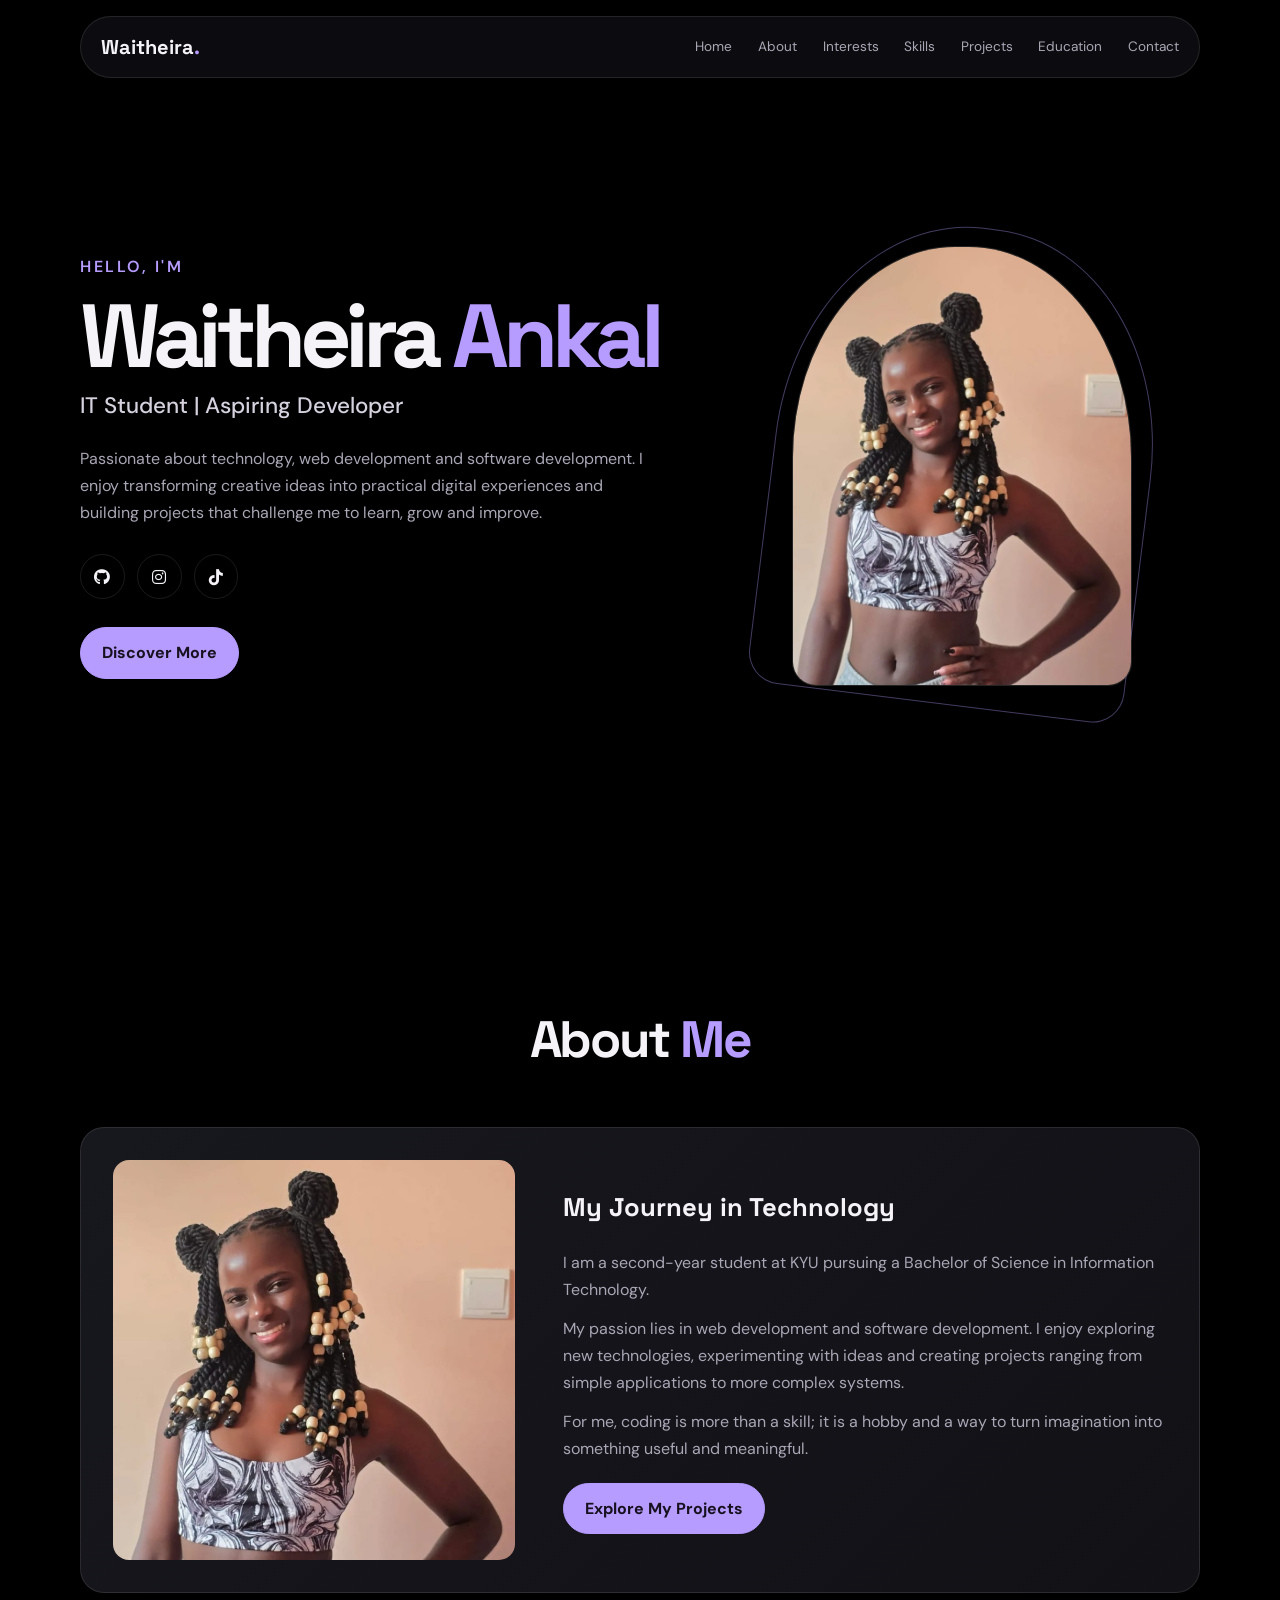
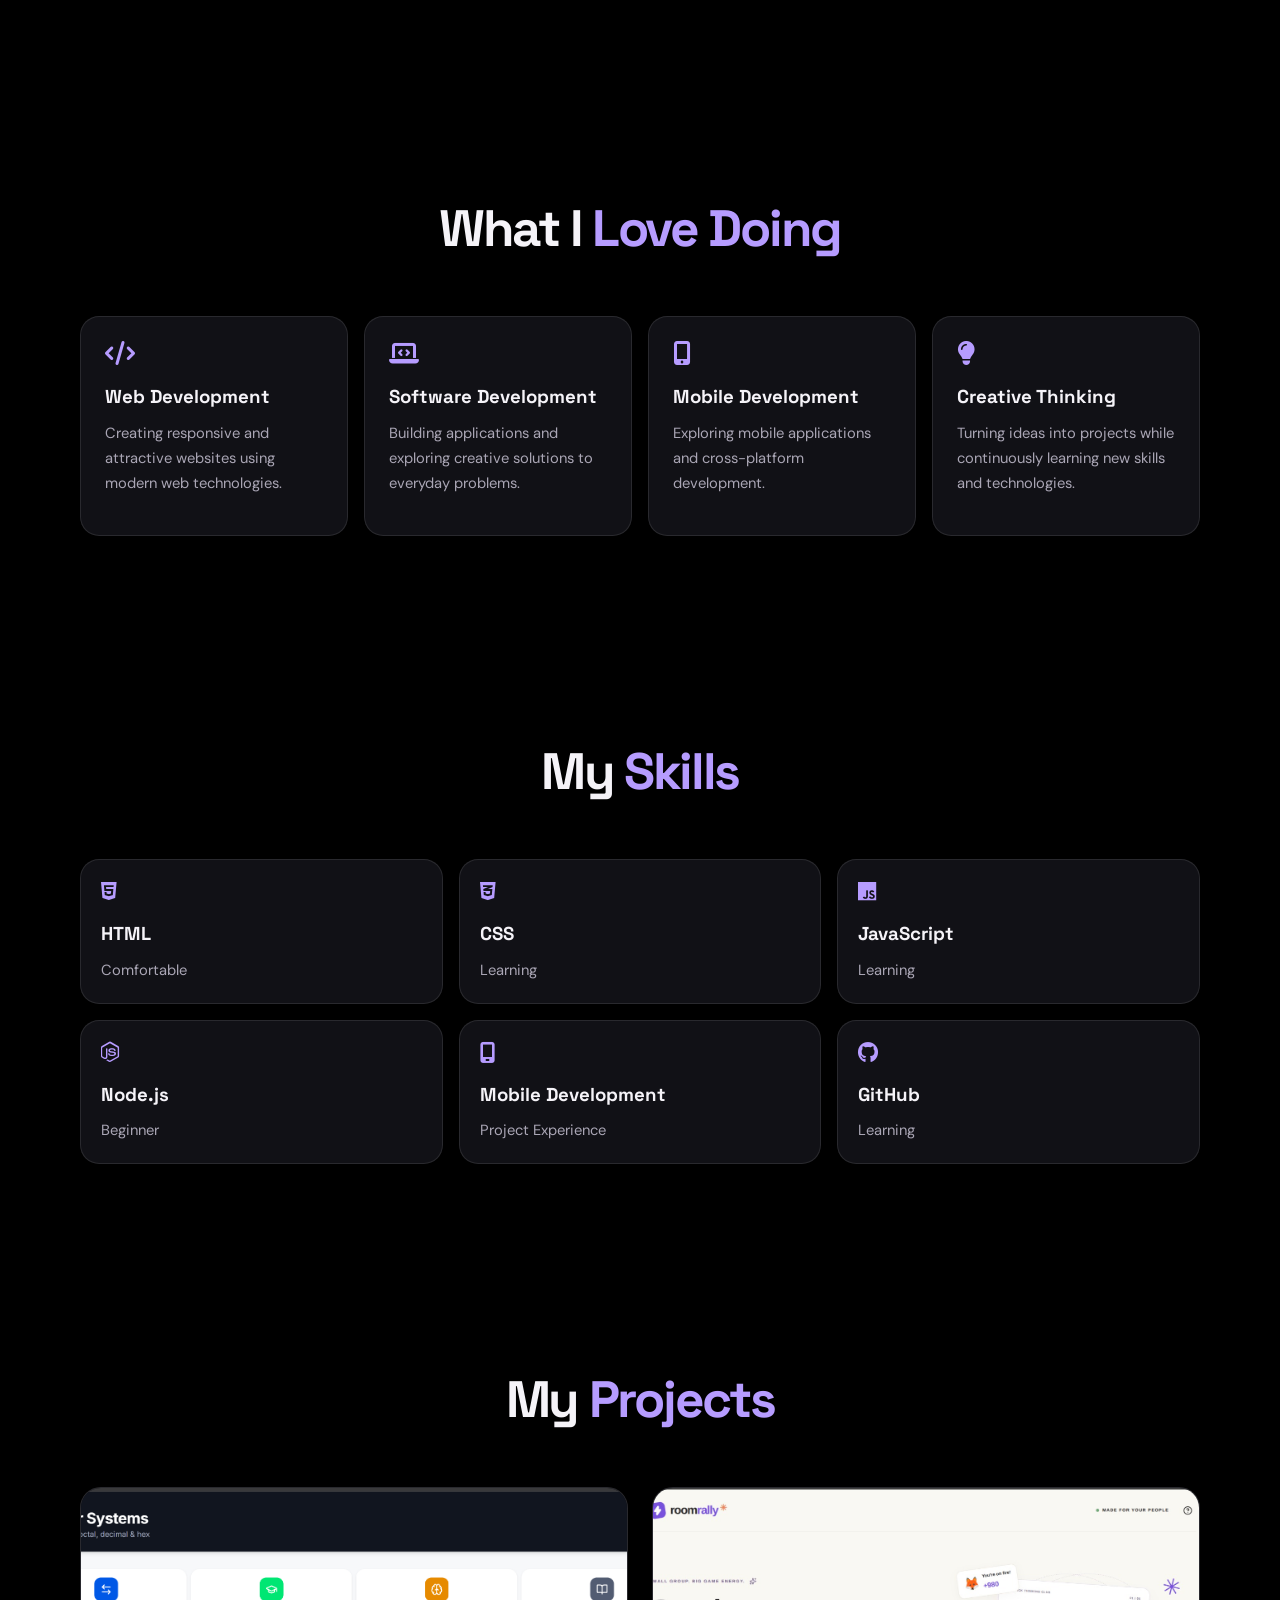
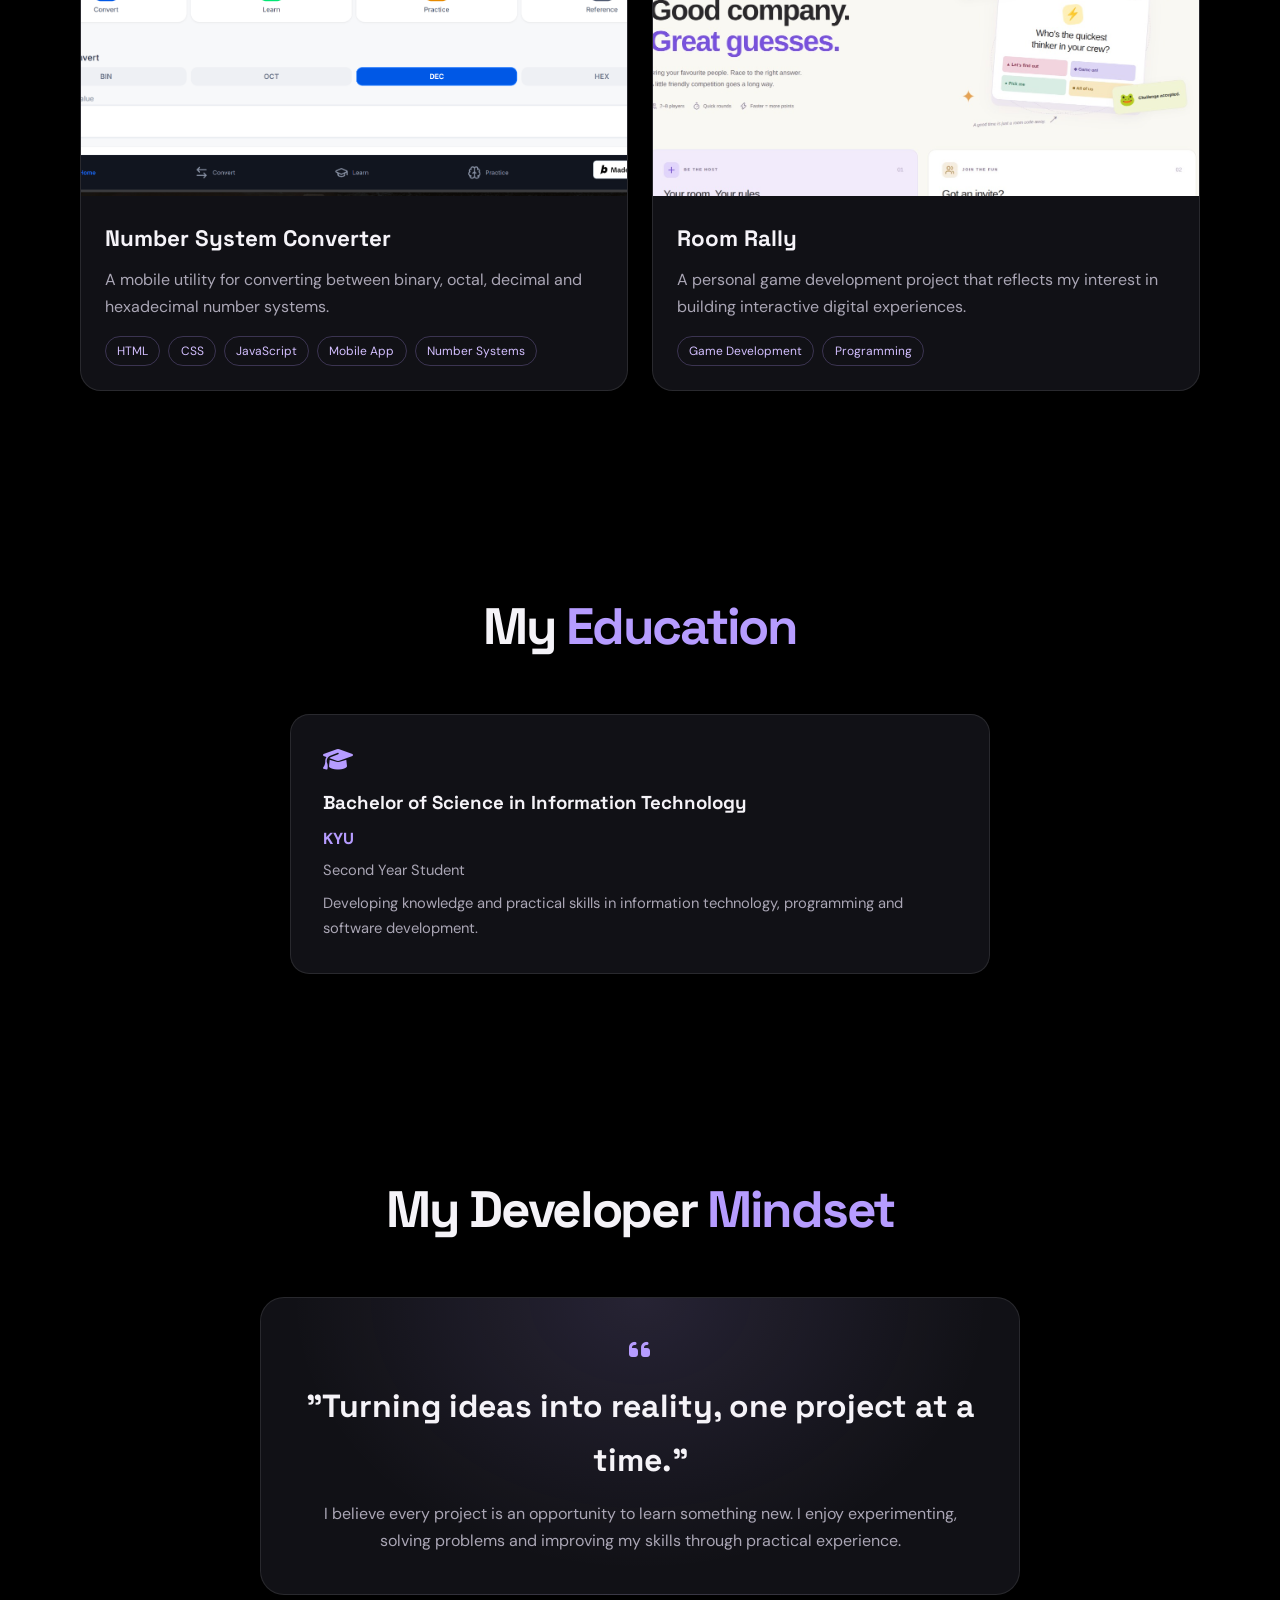
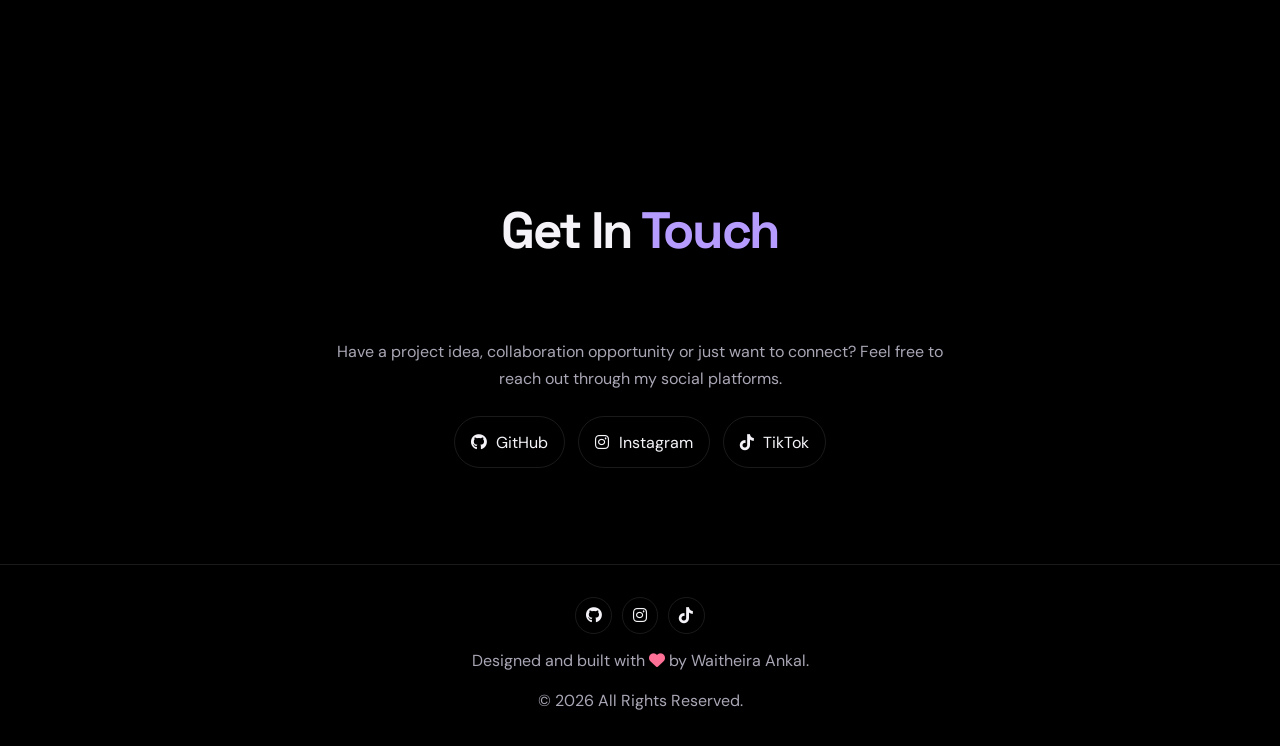
<file: index.html>
<!DOCTYPE html>
<html lang="en">

<head>
    <meta charset="UTF-8">
    <meta name="viewport" content="width=device-width, initial-scale=1.0">

    <meta name="description" content="Waitheira Ankal - IT Student, Web Developer and Software Development Enthusiast">

    <title>Waitheira Ankal | Personal Portfolio</title>

    <!-- Font Awesome Icon Provider -->
    <link rel="stylesheet" href="https://cdnjs.cloudflare.com/ajax/libs/font-awesome/6.7.2/css/all.min.css">

    <!-- External CSS -->
    <link rel="stylesheet" href="style.css">
</head>

<body>

    <!-- HEADER / NAVIGATION -->
    <header class="header">

        <a href="#home" class="logo">Waitheira<span>.</span></a>

        <nav class="navbar">
            <a href="#home">Home</a>
            <a href="#about">About</a>
            <a href="#interests">Interests</a>
            <a href="#skills">Skills</a>
            <a href="#projects">Projects</a>
            <a href="#education">Education</a>
            <a href="#contact">Contact</a>
        </nav>

        <div class="menu-toggle" role="button" tabindex="0" aria-label="Toggle navigation" aria-expanded="false">
            <i class="fa-solid fa-bars"></i>
        </div>

    </header>


    <!-- HOME SECTION -->
    <section class="home" id="home">

        <div class="home-content">

            <h3>Hello, I'm</h3>

            <h1>Waitheira <span>Ankal</span></h1>

            <h2>IT Student | Aspiring Developer</h2>

            <p>
                Passionate about technology, web development and software development.
                I enjoy transforming creative ideas into practical digital experiences
                and building projects that challenge me to learn, grow and improve.
            </p>

            <!-- SOCIAL MEDIA LINKS -->
            <div class="social-links">

                <a href="https://github.com/ankal4635-design"
                   target="_blank"
                   rel="noopener noreferrer"
                   class="social-icon"
                   aria-label="GitHub">
                    <i class="fa-brands fa-github"></i>
                </a>

                <a href="https://instagram.com/ankal"
                   target="_blank"
                   rel="noopener noreferrer"
                   class="social-icon"
                   aria-label="Instagram">
                    <i class="fa-brands fa-instagram"></i>
                </a>

                <a href="https://tiktok.com/@heartz4ankal"
                   target="_blank"
                   rel="noopener noreferrer"
                   class="social-icon"
                   aria-label="TikTok">
                    <i class="fa-brands fa-tiktok"></i>
                </a>

            </div>

            <a href="#about" class="btn">Discover More</a>

        </div>


        <!-- PROFILE IMAGE -->
        <div class="home-image">

            <img src="images/ankal.jpeg"
                 alt="Waitheira Ankal profile photo">

        </div>

    </section>


    <!-- ABOUT SECTION -->
    <section class="about" id="about">

        <h2 class="section-title">About <span>Me</span></h2>

        <div class="about-container">

            <div class="about-image">

                <img src="images/ankal.jpeg"
                     alt="Waitheira Ankal">

            </div>


            <div class="about-content">

                <h3>My Journey in Technology</h3>

                <p>
                    I am a second-year student at KYU pursuing a Bachelor of Science
                    in Information Technology.
                </p>

                <p>
                    My passion lies in web development and software development.
                    I enjoy exploring new technologies, experimenting with ideas
                    and creating projects ranging from simple applications to
                    more complex systems.
                </p>

                <p>
                    For me, coding is more than a skill; it is a hobby and a way
                    to turn imagination into something useful and meaningful.
                </p>

                <a href="#projects" class="btn">Explore My Projects</a>

            </div>

        </div>

    </section>


    <!-- INTERESTS SECTION -->
    <section class="interests" id="interests">

        <h2 class="section-title">What I <span>Love Doing</span></h2>

        <div class="interests-container">

            <div class="interest-card">

                <i class="fa-solid fa-code"></i>

                <h3>Web Development</h3>

                <p>
                    Creating responsive and attractive websites using modern
                    web technologies.
                </p>

            </div>


            <div class="interest-card">

                <i class="fa-solid fa-laptop-code"></i>

                <h3>Software Development</h3>

                <p>
                    Building applications and exploring creative solutions
                    to everyday problems.
                </p>

            </div>


            <div class="interest-card">

                <i class="fa-solid fa-mobile-screen-button"></i>

                <h3>Mobile Development</h3>

                <p>
                    Exploring mobile applications and cross-platform
                    development.
                </p>

            </div>


            <div class="interest-card">

                <i class="fa-solid fa-lightbulb"></i>

                <h3>Creative Thinking</h3>

                <p>
                    Turning ideas into projects while continuously learning
                    new skills and technologies.
                </p>

            </div>

        </div>

    </section>


    <!-- SKILLS SECTION -->
    <section class="skills" id="skills">

        <h2 class="section-title">My <span>Skills</span></h2>

        <div class="skills-container">

            <div class="skill-card">

                <i class="fa-brands fa-html5"></i>

                <h3>HTML</h3>

                <p>Comfortable</p>

            </div>


            <div class="skill-card">

                <i class="fa-brands fa-css3-alt"></i>

                <h3>CSS</h3>

                <p>Learning</p>

            </div>


            <div class="skill-card">

                <i class="fa-brands fa-js"></i>

                <h3>JavaScript</h3>

                <p>Learning</p>

            </div>


            <div class="skill-card">

                <i class="fa-brands fa-node-js"></i>

                <h3>Node.js</h3>

                <p>Beginner</p>

            </div>


            <div class="skill-card">

                <i class="fa-solid fa-mobile-screen"></i>

                <h3>Mobile Development</h3>

                <p>Project Experience</p>

            </div>


            <div class="skill-card">

                <i class="fa-brands fa-github"></i>

                <h3>GitHub</h3>

                <p>Learning</p>

            </div>

        </div>

    </section>


    <!-- PROJECTS SECTION -->
    <section class="projects" id="projects">

        <h2 class="section-title">My <span>Projects</span></h2>

        <div class="projects-container">


            <!-- NUMBER SYSTEM CONVERTER -->
            <div class="project-card">

                <div class="project-image">

                    <img src="images/number-system.png"
                         alt="Number Systems converter app showing its conversion screen">

                </div>

                <div class="project-content">

                    <h3>Number System Converter</h3>

                    <p>
                        A mobile utility for converting between binary, octal,
                        decimal and hexadecimal number systems.
                    </p>

                    <div class="project-tags">

                        <span>HTML</span>
                        <span>CSS</span>
                        <span>JavaScript</span>
                        <span>Mobile App</span>
                        <span>Number Systems</span>

                    </div>

                </div>

            </div>


            <!-- ROOM RALLY -->
            <div class="project-card">

                <div class="project-image">

                    <img src="images/room-rally.jpeg"
                         alt="Room Rally game landing page">

                </div>

                <div class="project-content">

                    <h3>Room Rally</h3>

                    <p>
                        A personal game development project that reflects
                        my interest in building interactive digital experiences.
                    </p>

                    <div class="project-tags">

                        <span>Game Development</span>
                        <span>Programming</span>

                    </div>

                </div>

            </div>


        </div>

    </section>


    <!-- EDUCATION SECTION -->
    <section class="education" id="education">

        <h2 class="section-title">My <span>Education</span></h2>

        <div class="education-container">

            <div class="education-card">

                <i class="fa-solid fa-graduation-cap"></i>

                <h3>Bachelor of Science in Information Technology</h3>

                <h4>KYU</h4>

                <p>Second Year Student</p>

                <p>
                    Developing knowledge and practical skills in information
                    technology, programming and software development.
                </p>

            </div>

        </div>

    </section>


    <!-- DEVELOPER MINDSET SECTION -->
    <section class="mindset" id="mindset">

        <h2 class="section-title">My Developer <span>Mindset</span></h2>

        <div class="mindset-content">

            <i class="fa-solid fa-quote-left"></i>

            <h3>
                "Turning ideas into reality, one project at a time."
            </h3>

            <p>
                I believe every project is an opportunity to learn something new.
                I enjoy experimenting, solving problems and improving my skills
                through practical experience.
            </p>

        </div>

    </section>


    <!-- CONTACT SECTION -->
    <section class="contact" id="contact">

        <h2 class="section-title">Get In <span>Touch</span></h2>

        <div class="contact-container">

            <p>
                Have a project idea, collaboration opportunity or just want
                to connect? Feel free to reach out through my social platforms.
            </p>

            <div class="contact-details">

                <a href="https://github.com/ankal4635-design"
                   target="_blank"
                   rel="noopener noreferrer">

                    <i class="fa-brands fa-github"></i>

                    GitHub

                </a>


                <a href="https://instagram.com/ankal"
                   target="_blank"
                   rel="noopener noreferrer">

                    <i class="fa-brands fa-instagram"></i>

                    Instagram

                </a>


                <a href="https://tiktok.com/@heartz4ankal"
                   target="_blank"
                   rel="noopener noreferrer">

                    <i class="fa-brands fa-tiktok"></i>

                    TikTok

                </a>

            </div>

        </div>

    </section>


    <!-- FOOTER -->
    <footer class="footer">

        <div class="footer-social">

            <a href="https://github.com/ankal4635-design"
               target="_blank"
               rel="noopener noreferrer"
               aria-label="GitHub">

                <i class="fa-brands fa-github"></i>

            </a>


            <a href="https://instagram.com/ankal"
               target="_blank"
               rel="noopener noreferrer"
               aria-label="Instagram">

                <i class="fa-brands fa-instagram"></i>

            </a>


            <a href="https://tiktok.com/@heartz4ankal"
               target="_blank"
               rel="noopener noreferrer"
               aria-label="TikTok">

                <i class="fa-brands fa-tiktok"></i>

            </a>

        </div>

        <p>
            Designed and built with
            <i class="fa-solid fa-heart"></i>
            by Waitheira Ankal.
        </p>

        <p>© 2026 All Rights Reserved.</p>

    </footer>

    <script src="script.js"></script>

</body>
</html>
</file>
<file: style.css>
@import url('https://fonts.googleapis.com/css2?family=DM+Sans:wght@400;500;600;700&family=Space+Grotesk:wght@400;500;600;700&display=swap');

:root {
  color-scheme: dark;
  --background: #000;
  --surface: #111116;
  --surface-raised: #17171e;
  --text: #f5f3f8;
  --muted: #aaa6b5;
  --accent: #b69cff;
  --accent-bright: #d3bfff;
  --line: rgba(255, 255, 255, 0.1);
}

* {
  box-sizing: border-box;
  margin: 0;
  padding: 0;
}

html {
  scroll-behavior: smooth;
  scroll-padding-top: 6rem;
}

body {
  min-width: 320px;
  background: var(--background);
  color: var(--text);
  font-family: 'DM Sans', sans-serif;
  line-height: 1.7;
}

a {
  color: inherit;
  text-decoration: none;
}

img {
  display: block;
  max-width: 100%;
}

.header {
  position: fixed;
  z-index: 10;
  top: 1rem;
  left: 50%;
  display: flex;
  width: min(1120px, calc(100% - 2rem));
  align-items: center;
  justify-content: space-between;
  padding: 0.8rem 1.25rem;
  transform: translateX(-50%);
  border: 1px solid var(--line);
  border-radius: 999px;
  background: rgba(14, 14, 19, 0.88);
  backdrop-filter: blur(18px);
}

.logo {
  font-family: 'Space Grotesk', sans-serif;
  font-size: 1.25rem;
  font-weight: 700;
}

.logo span,
.home-content h1 span,
.section-title span {
  color: var(--accent);
}

.navbar {
  display: flex;
  align-items: center;
  gap: clamp(0.8rem, 2vw, 1.6rem);
}

.navbar a {
  color: var(--muted);
  font-size: 0.85rem;
  transition: color 180ms ease;
}

.navbar a:hover,
.navbar a:focus-visible {
  color: var(--accent-bright);
}

.menu-toggle {
  display: none;
  color: var(--text);
  cursor: pointer;
  font-size: 1.25rem;
}

section {
  width: min(1120px, calc(100% - 3rem));
  margin: 0 auto;
  padding: 6rem 0;
}

.home {
  display: grid;
  min-height: 100vh;
  grid-template-columns: 1.1fr 0.9fr;
  align-items: center;
  gap: 4rem;
  padding-top: 8rem;
}

.home-content > h3 {
  color: var(--accent);
  font-size: 1rem;
  font-weight: 600;
  letter-spacing: 0.16em;
  text-transform: uppercase;
}

.home-content h1 {
  margin: 0.5rem 0 0.25rem;
  font-family: 'Space Grotesk', sans-serif;
  font-size: clamp(3.2rem, 7vw, 6rem);
  letter-spacing: -0.07em;
  line-height: 1.05;
}

.home-content h2 {
  color: #d6d1de;
  font-size: clamp(1.05rem, 2vw, 1.4rem);
  font-weight: 500;
}

.home-content p,
.about-content p,
.contact-container > p {
  max-width: 38rem;
  margin-top: 1.25rem;
  color: var(--muted);
}

.social-links {
  display: flex;
  gap: 0.75rem;
  margin: 1.75rem 0;
}

.social-icon,
.contact-details a,
.footer-social a {
  display: grid;
  width: 2.8rem;
  height: 2.8rem;
  place-items: center;
  border: 1px solid var(--line);
  border-radius: 50%;
  color: var(--text);
  transition: transform 180ms ease, border-color 180ms ease, background 180ms ease;
}

.social-icon:hover,
.contact-details a:hover,
.footer-social a:hover {
  transform: translateY(-3px);
  border-color: var(--accent);
  background: rgba(182, 156, 255, 0.13);
}

.btn {
  display: inline-flex;
  min-height: 2.9rem;
  align-items: center;
  justify-content: center;
  padding: 0.7rem 1.3rem;
  border: 1px solid var(--accent);
  border-radius: 999px;
  background: var(--accent);
  color: #17111f;
  font-weight: 700;
  transition: transform 180ms ease, background 180ms ease;
}

.btn:hover {
  transform: translateY(-2px);
  background: var(--accent-bright);
}

.home-image {
  position: relative;
  justify-self: center;
}

.home-image::before {
  position: absolute;
  z-index: -1;
  inset: -1.2rem;
  border: 1px solid rgba(182, 156, 255, 0.38);
  border-radius: 48% 48% 2rem 2rem;
  content: '';
  transform: rotate(7deg);
}

.home-image img {
  width: min(340px, 72vw);
  height: min(440px, 90vw);
  border: 1px solid rgba(255, 255, 255, 0.14);
  border-radius: 48% 48% 1.5rem 1.5rem;
  object-fit: cover;
  object-position: center 35%;
}

.section-title {
  margin-bottom: 2.75rem;
  font-family: 'Space Grotesk', sans-serif;
  font-size: clamp(2.1rem, 5vw, 3.2rem);
  letter-spacing: -0.045em;
  text-align: center;
}

.about-container {
  display: grid;
  grid-template-columns: 0.8fr 1.2fr;
  align-items: center;
  gap: 3rem;
  padding: 2rem;
  border: 1px solid var(--line);
  border-radius: 1.5rem;
  background: linear-gradient(135deg, var(--surface-raised), var(--surface));
}

.about-image img {
  width: 100%;
  max-height: 400px;
  border-radius: 1rem;
  object-fit: cover;
  object-position: center 35%;
}

.about-content h3,
.interest-card h3,
.skill-card h3,
.project-content h3,
.education-card h3 {
  font-family: 'Space Grotesk', sans-serif;
}

.about-content h3 {
  margin-bottom: 0.7rem;
  font-size: 1.6rem;
}

.about-content p + p {
  margin-top: 0.7rem;
}

.about-content .btn {
  margin-top: 1.3rem;
}

.interests-container,
.skills-container {
  display: grid;
  grid-template-columns: repeat(4, minmax(0, 1fr));
  gap: 1rem;
}

.interest-card,
.skill-card,
.education-card {
  border: 1px solid var(--line);
  border-radius: 1.2rem;
  background: var(--surface);
}

.interest-card {
  min-height: 220px;
  padding: 1.5rem;
}

.interest-card > i,
.skill-card > i,
.education-card > i {
  margin-bottom: 1rem;
  color: var(--accent);
  font-size: 1.5rem;
}

.interest-card h3,
.skill-card h3 {
  margin-bottom: 0.5rem;
}

.interest-card p,
.skill-card p,
.education-card p {
  color: var(--muted);
  font-size: 0.92rem;
}

.skills-container {
  grid-template-columns: repeat(3, minmax(0, 1fr));
}

.skill-card {
  padding: 1.25rem;
}

.skill-card > i {
  font-size: 1.3rem;
}

.projects-container {
  display: grid;
  grid-template-columns: repeat(2, minmax(0, 1fr));
  gap: 1.5rem;
}

.project-card {
  overflow: hidden;
  border: 1px solid var(--line);
  border-radius: 1.3rem;
  background: var(--surface);
  transition: transform 200ms ease, border-color 200ms ease;
}

.project-card:hover {
  transform: translateY(-5px);
  border-color: rgba(182, 156, 255, 0.65);
}

.project-image {
  overflow: hidden;
  aspect-ratio: 16 / 9;
  background: #1b1921;
}

.project-image img {
  width: 100%;
  height: 100%;
  object-fit: cover;
  transition: transform 300ms ease;
}

.project-card:hover .project-image img {
  transform: scale(1.035);
}

.project-content {
  padding: 1.5rem;
}

.project-content h3 {
  font-size: 1.4rem;
}

.project-content p {
  margin-top: 0.5rem;
  color: var(--muted);
}

.project-tags {
  display: flex;
  flex-wrap: wrap;
  gap: 0.5rem;
  margin-top: 1rem;
}

.project-tags span {
  padding: 0.25rem 0.7rem;
  border: 1px solid rgba(182, 156, 255, 0.25);
  border-radius: 999px;
  color: var(--accent-bright);
  font-size: 0.75rem;
}

.education-container {
  display: flex;
  justify-content: center;
}

.education-card {
  width: min(700px, 100%);
  padding: 2rem;
}

.education-card h4 {
  margin: 0.35rem 0;
  color: var(--accent);
}

.education-card p + p {
  margin-top: 0.5rem;
}

.mindset-content {
  max-width: 760px;
  margin: 0 auto;
  padding: 2.5rem;
  border: 1px solid var(--line);
  border-radius: 1.5rem;
  background: radial-gradient(ellipse at top, rgba(182, 156, 255, 0.13), transparent 65%), var(--surface);
  text-align: center;
}

.mindset-content > i {
  color: var(--accent);
  font-size: 1.5rem;
}

.mindset-content h3 {
  margin: 0.75rem 0;
  font-family: 'Space Grotesk', sans-serif;
  font-size: clamp(1.4rem, 4vw, 2rem);
}

.mindset-content p {
  color: var(--muted);
}

.contact-container {
  display: flex;
  flex-direction: column;
  align-items: center;
  text-align: center;
}

.contact-details {
  display: flex;
  flex-wrap: wrap;
  justify-content: center;
  gap: 0.8rem;
  margin-top: 1.5rem;
}

.contact-details a {
  display: flex;
  width: auto;
  height: auto;
  gap: 0.6rem;
  padding: 0.7rem 1rem;
  border-radius: 999px;
}

.footer {
  display: flex;
  min-height: 150px;
  flex-direction: column;
  align-items: center;
  justify-content: center;
  gap: 0.8rem;
  padding: 2rem 1rem;
  border-top: 1px solid var(--line);
  color: var(--muted);
  text-align: center;
}

.footer-social {
  display: flex;
  gap: 0.6rem;
}

.footer-social a {
  width: 2.3rem;
  height: 2.3rem;
}

.footer p > i {
  color: #ff7096;
}

@media (max-width: 800px) {
  .header {
    border-radius: 1.2rem;
  }

  .menu-toggle {
    display: block;
  }

  .navbar {
    position: absolute;
    top: calc(100% + 0.6rem);
    right: 0;
    left: 0;
    display: none;
    flex-direction: column;
    align-items: stretch;
    gap: 0;
    padding: 0.5rem;
    border: 1px solid var(--line);
    border-radius: 1rem;
    background: rgba(14, 14, 19, 0.97);
  }

  .navbar.active {
    display: flex;
  }

  .navbar a {
    padding: 0.75rem 1rem;
  }

  .home {
    grid-template-columns: 1fr 0.8fr;
    gap: 2rem;
  }

  .interests-container {
    grid-template-columns: repeat(2, minmax(0, 1fr));
  }
}

@media (max-width: 600px) {
  section {
    width: min(100% - 2rem, 480px);
    padding: 4.5rem 0;
  }

  .home {
    min-height: auto;
    grid-template-columns: 1fr;
    gap: 2.5rem;
    padding-top: 9rem;
    text-align: center;
  }

  .home-content p {
    margin-right: auto;
    margin-left: auto;
  }

  .social-links {
    justify-content: center;
  }

  .home-image {
    grid-row: 1;
  }

  .home-image img {
    width: min(230px, 65vw);
    height: min(290px, 78vw);
  }

  .about-container {
    grid-template-columns: 1fr;
    gap: 1.5rem;
    padding: 1rem;
  }

  .about-image img {
    max-height: 320px;
    object-position: center 30%;
  }

  .interests-container,
  .skills-container,
  .projects-container {
    grid-template-columns: 1fr;
  }

  .interest-card {
    min-height: auto;
  }

  .mindset-content {
    padding: 1.5rem;
  }
}

@media (prefers-reduced-motion: reduce) {
  *,
  *::before,
  *::after {
    scroll-behavior: auto !important;
    transition-duration: 0.01ms !important;
  }
}
</file>
